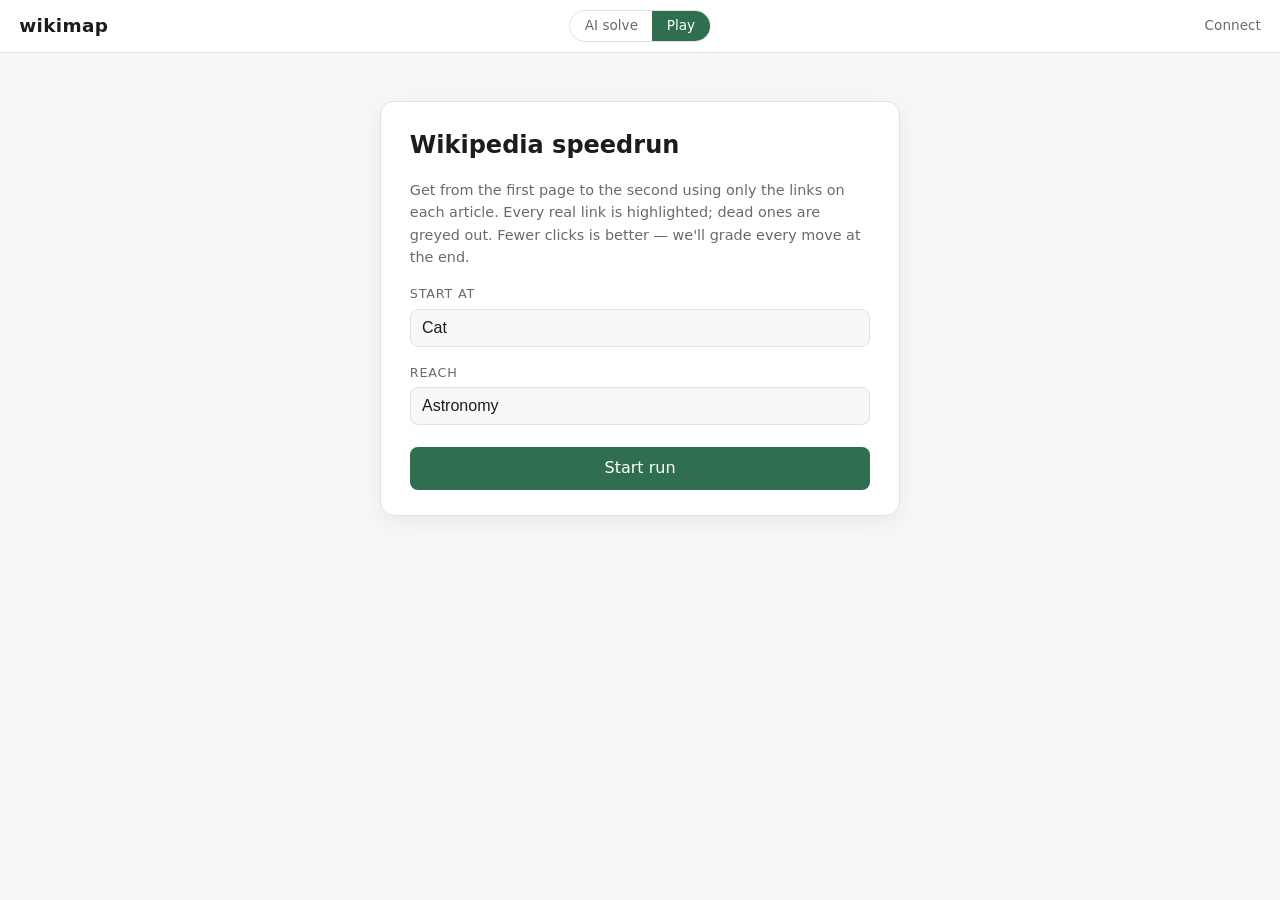
<file: src/wikimap/server/static/play.html>
<!doctype html>
<!-- Connect · Human-play mode — a Wikipedia speedrun the USER clicks through.

     A deliberately SEPARATE page from index.html (the AI-solver graph view), not a
     panel bolted onto it. The two are different interactions: index.html is a
     force-directed vis-network canvas watching an algorithm search; this is an
     article reader where the human is the search. They share the backend and the
     header look, nothing else — so they share no JS either.

     The whole page is driven by three endpoints that already exist server-side:
       GET  /api/suggest?q=      — title autocomplete for the start form
       GET  /api/article?title=  — real Wikipedia HTML, every link pre-marked
                                    clickable (wm-link) or inert (wm-disabled)
       POST /api/evaluate_run    — grade the finished run, move by move (contract 3)

     No search knob lives here: a human run has no top-K/max-depth. Contract 1 is
     untouched — nothing on this page reaches an algorithm. -->
<html lang="en">
  <head>
    <meta charset="utf-8" />
    <meta name="viewport" content="width=device-width, initial-scale=1" />
    <title>wikimap · play</title>
    <link rel="stylesheet" href="play.css" />
  </head>
  <body>
    <header>
      <h1><a href="/">wikimap</a></h1>
      <div class="mode-toggle" role="tablist" aria-label="Mode">
        <!-- Solve links back to the AI graph view; Play is where we are. -->
        <a href="/" role="tab" class="tab">AI solve</a>
        <span role="tab" class="tab active" aria-selected="true">Play</span>
      </div>
      <span class="mode">Connect</span>
    </header>

    <!-- ── Start screen: pick the two endpoints ───────────────────────────── -->
    <section id="start" class="screen">
      <form id="start-form" class="start-card">
        <h2>Wikipedia speedrun</h2>
        <p class="hint">
          Get from the first page to the second using only the links on each
          article. Every real link is highlighted; dead ones are greyed out. Fewer
          clicks is better — we'll grade every move at the end.
        </p>

        <div class="field">
          <label for="seed">Start at</label>
          <div class="input-wrap">
            <input id="seed" name="seed" value="Cat" required maxlength="200"
                   autocomplete="off" aria-label="Start page" />
            <ul id="seed-suggestions" class="suggestions" hidden></ul>
          </div>
        </div>

        <div class="field">
          <label for="target">Reach</label>
          <div class="input-wrap">
            <input id="target" name="target" value="Astronomy" required maxlength="200"
                   autocomplete="off" aria-label="Target page" />
            <ul id="target-suggestions" class="suggestions" hidden></ul>
          </div>
        </div>

        <button id="start-btn" type="submit">Start run</button>
        <p id="start-error" class="error" hidden></p>
      </form>
    </section>

    <!-- ── Play screen: the current article + a live HUD ───────────────────── -->
    <section id="play" class="screen" hidden>
      <div id="hud">
        <div class="hud-goal">
          <span class="hud-label">Goal</span>
          <strong id="hud-target"></strong>
        </div>
        <div class="hud-stats">
          <span><strong id="hud-moves">0</strong> moves</span>
          <span><strong id="hud-time">0:00</strong></span>
        </div>
        <nav id="hud-path" class="hud-path" aria-label="Your path"></nav>
        <div class="hud-actions">
          <button id="give-up" type="button" class="ghost">Give up</button>
        </div>
      </div>

      <!-- Real Wikipedia HTML lands here via innerHTML. That's safe on purpose:
           the server (wiki/article.py) already stripped <script>/<style> and
           re-escaped all text, and rewrote every <a> to either wm-link (href="#",
           carries data-title) or wm-disabled (no href at all). Clicks are handled
           by ONE delegated listener on this container, not per-link, since the
           innerHTML is thrown away and rebuilt on every navigation. -->
      <article id="article" aria-live="polite"></article>
      <div id="article-loading" class="loading" hidden>Loading…</div>
    </section>

    <!-- ── Recap overlay: the graded run ───────────────────────────────────── -->
    <section id="recap" class="screen overlay" hidden>
      <div class="recap-card">
        <h2 id="recap-title">Run complete</h2>
        <p id="recap-summary" class="hint"></p>
        <ol id="recap-moves" class="recap-moves"></ol>
        <button id="play-again" type="button">Play again</button>
      </div>
    </section>

    <script src="play.js"></script>
  </body>
</html>
</file>
<file: src/wikimap/server/static/play.css>
/* Connect · Human-play mode styling.
 *
 * Standalone from style.css (the graph view). It mirrors that file's light-theme
 * :root variables so the two pages feel like one app, but it has its own needs —
 * long-form article typography, the two link states, and the chess-style grade
 * palette — that don't belong in the graph stylesheet. */

:root {
  --bg: #f7f7f5;
  --panel: #ffffff;
  --line: #e2e2dd;
  --text: #1c1c1a;
  --muted: #6b6b63;
  --accent: #2f6f4f;
  --link: #0645ad; /* Wikipedia-blue, so a live link reads as a link */
  --disabled: #9a9a92;

  /* Grade palette — chess.com-adjacent, ordered best → worst. */
  --g-brilliant: #26c6b3;
  --g-best: #6aa84f;
  --g-good: #93b96a;
  --g-inaccuracy: #e0b338;
  --g-mistake: #e08a30;
  --g-blunder: #cc3b34;
}

@media (prefers-color-scheme: dark) {
  :root {
    --bg: #1b1b1a;
    --panel: #242422;
    --line: #3a3a36;
    --text: #ececea;
    --muted: #9a9a90;
    --accent: #6fbf8f;
    --link: #6fa8ff;
    --disabled: #6a6a62;
  }
}

* {
  box-sizing: border-box;
}

body {
  margin: 0;
  font-family: system-ui, -apple-system, "Segoe UI", Roboto, sans-serif;
  background: var(--bg);
  color: var(--text);
  line-height: 1.55;
}

/* ── Header (mirrors style.css's 3-column grid) ─────────────────────────────── */
header {
  display: grid;
  grid-template-columns: 1fr auto 1fr;
  align-items: center;
  padding: 0.6rem 1.2rem;
  border-bottom: 1px solid var(--line);
  background: var(--panel);
}
header h1 {
  margin: 0;
  font-size: 1.15rem;
  letter-spacing: 0.02em;
}
header h1 a {
  color: inherit;
  text-decoration: none;
}
header .mode {
  justify-self: end;
  color: var(--muted);
  font-size: 0.85rem;
}
.mode-toggle {
  justify-self: center;
  display: inline-flex;
  border: 1px solid var(--line);
  border-radius: 999px;
  overflow: hidden;
}
.mode-toggle .tab {
  padding: 0.3rem 0.9rem;
  font-size: 0.85rem;
  text-decoration: none;
  color: var(--muted);
  background: transparent;
}
.mode-toggle .tab.active {
  background: var(--accent);
  color: #fff;
}

/* ── Screens ────────────────────────────────────────────────────────────────── */
.screen[hidden] {
  display: none;
}

/* ── Start card ─────────────────────────────────────────────────────────────── */
#start {
  display: flex;
  justify-content: center;
  padding: 3rem 1rem;
}
.start-card {
  width: min(520px, 100%);
  background: var(--panel);
  border: 1px solid var(--line);
  border-radius: 14px;
  padding: 1.6rem 1.8rem;
  box-shadow: 0 6px 24px rgba(0, 0, 0, 0.06);
}
.start-card h2 {
  margin: 0 0 0.4rem;
}
.field {
  margin: 1rem 0;
}
.field label {
  display: block;
  font-size: 0.8rem;
  text-transform: uppercase;
  letter-spacing: 0.06em;
  color: var(--muted);
  margin-bottom: 0.3rem;
}
input[type="text"],
.field input {
  width: 100%;
  padding: 0.55rem 0.7rem;
  font-size: 1rem;
  border: 1px solid var(--line);
  border-radius: 8px;
  background: var(--bg);
  color: var(--text);
}
button {
  font: inherit;
  cursor: pointer;
  border: none;
  border-radius: 8px;
  padding: 0.55rem 1.1rem;
  background: var(--accent);
  color: #fff;
}
button.ghost {
  background: transparent;
  color: var(--muted);
  border: 1px solid var(--line);
}
button:hover {
  filter: brightness(1.05);
}
#start-btn {
  width: 100%;
  margin-top: 0.4rem;
  font-size: 1rem;
}
.hint {
  color: var(--muted);
  font-size: 0.9rem;
}
.error {
  color: var(--g-blunder);
  font-size: 0.9rem;
}

/* ── Autocomplete dropdown ──────────────────────────────────────────────────── */
.input-wrap {
  position: relative;
}
.suggestions {
  position: absolute;
  z-index: 20;
  top: calc(100% + 2px);
  left: 0;
  right: 0;
  margin: 0;
  padding: 0.25rem 0;
  list-style: none;
  background: var(--panel);
  border: 1px solid var(--line);
  border-radius: 8px;
  box-shadow: 0 8px 20px rgba(0, 0, 0, 0.1);
  max-height: 260px;
  overflow-y: auto;
}
.suggestions[hidden] {
  display: none;
}
.suggestions li {
  padding: 0.4rem 0.7rem;
  cursor: pointer;
}
.suggestions li:hover {
  background: var(--bg);
}

/* ── HUD (play screen top bar) ──────────────────────────────────────────────── */
#hud {
  position: sticky;
  top: 0;
  z-index: 10;
  display: flex;
  flex-wrap: wrap;
  align-items: center;
  gap: 0.8rem 1.4rem;
  padding: 0.7rem 1.2rem;
  background: var(--panel);
  border-bottom: 1px solid var(--line);
}
.hud-goal {
  display: flex;
  align-items: baseline;
  gap: 0.4rem;
}
.hud-label {
  font-size: 0.75rem;
  text-transform: uppercase;
  letter-spacing: 0.06em;
  color: var(--muted);
}
.hud-goal strong {
  font-size: 1.05rem;
  color: var(--accent);
}
.hud-stats {
  display: flex;
  gap: 1rem;
  color: var(--muted);
  font-size: 0.9rem;
}
.hud-actions {
  margin-left: auto;
}
.hud-path {
  flex-basis: 100%;
  display: flex;
  flex-wrap: wrap;
  align-items: center;
  gap: 0.3rem;
  font-size: 0.85rem;
  color: var(--muted);
}
.crumb.current {
  color: var(--text);
  font-weight: 600;
}
.crumb-sep {
  color: var(--disabled);
}

/* ── Article body ───────────────────────────────────────────────────────────── */
#article {
  max-width: 760px;
  margin: 0 auto;
  padding: 1.5rem 1.2rem 4rem;
}
#article h1,
#article h2,
#article h3 {
  line-height: 1.25;
}
#article img {
  max-width: 100%;
  height: auto;
}
#article table {
  max-width: 100%;
  display: block;
  overflow-x: auto;
}

/* The two link states — the core of the mode. A live move is bright and inviting;
   a dead link is visibly out of play so the user doesn't waste a click discovering
   it does nothing. */
#article a.wm-link {
  color: var(--link);
  text-decoration: none;
  background: color-mix(in srgb, var(--link) 12%, transparent);
  border-radius: 3px;
  padding: 0 2px;
  cursor: pointer;
}
#article a.wm-link:hover {
  background: color-mix(in srgb, var(--link) 24%, transparent);
  text-decoration: underline;
}
#article a.wm-disabled {
  color: var(--disabled);
  text-decoration: none;
  cursor: default;
  pointer-events: none;
}

.loading {
  text-align: center;
  color: var(--muted);
  padding: 2rem;
}

/* ── Recap overlay ──────────────────────────────────────────────────────────── */
.overlay {
  position: fixed;
  inset: 0;
  display: flex;
  align-items: flex-start;
  justify-content: center;
  padding: 3rem 1rem;
  background: rgba(0, 0, 0, 0.45);
  overflow-y: auto;
}
.recap-card {
  width: min(620px, 100%);
  background: var(--panel);
  border-radius: 14px;
  padding: 1.6rem 1.8rem;
  box-shadow: 0 12px 40px rgba(0, 0, 0, 0.25);
}
.recap-card h2 {
  margin: 0 0 0.3rem;
}
.recap-moves {
  list-style: none;
  margin: 1.2rem 0;
  padding: 0;
  display: flex;
  flex-direction: column;
  gap: 0.5rem;
}
.recap-move {
  display: grid;
  grid-template-columns: auto 1fr auto;
  align-items: center;
  gap: 0.6rem;
  padding: 0.5rem 0.6rem;
  border: 1px solid var(--line);
  border-radius: 8px;
}
.recap-move-titles {
  font-size: 0.92rem;
}
.recap-note {
  grid-column: 1 / -1;
  font-size: 0.8rem;
  color: var(--muted);
}
.recap-delta {
  font-variant-numeric: tabular-nums;
  font-size: 0.85rem;
}
.recap-delta.up {
  color: var(--g-best);
}
.recap-delta.down {
  color: var(--g-blunder);
}
.recap-pending {
  color: var(--muted);
}
#play-again {
  width: 100%;
}

/* Grade badges — one class per grade value, coloured best → worst. */
.grade {
  display: inline-block;
  min-width: 5.5rem;
  text-align: center;
  padding: 0.15rem 0.5rem;
  border-radius: 6px;
  font-size: 0.8rem;
  font-weight: 600;
  color: #fff;
}
.grade-brilliant {
  background: var(--g-brilliant);
}
.grade-best {
  background: var(--g-best);
}
.grade-good {
  background: var(--g-good);
}
.grade-inaccuracy {
  background: var(--g-inaccuracy);
  color: #3a2f00;
}
.grade-mistake {
  background: var(--g-mistake);
}
.grade-blunder {
  background: var(--g-blunder);
}
</file>
